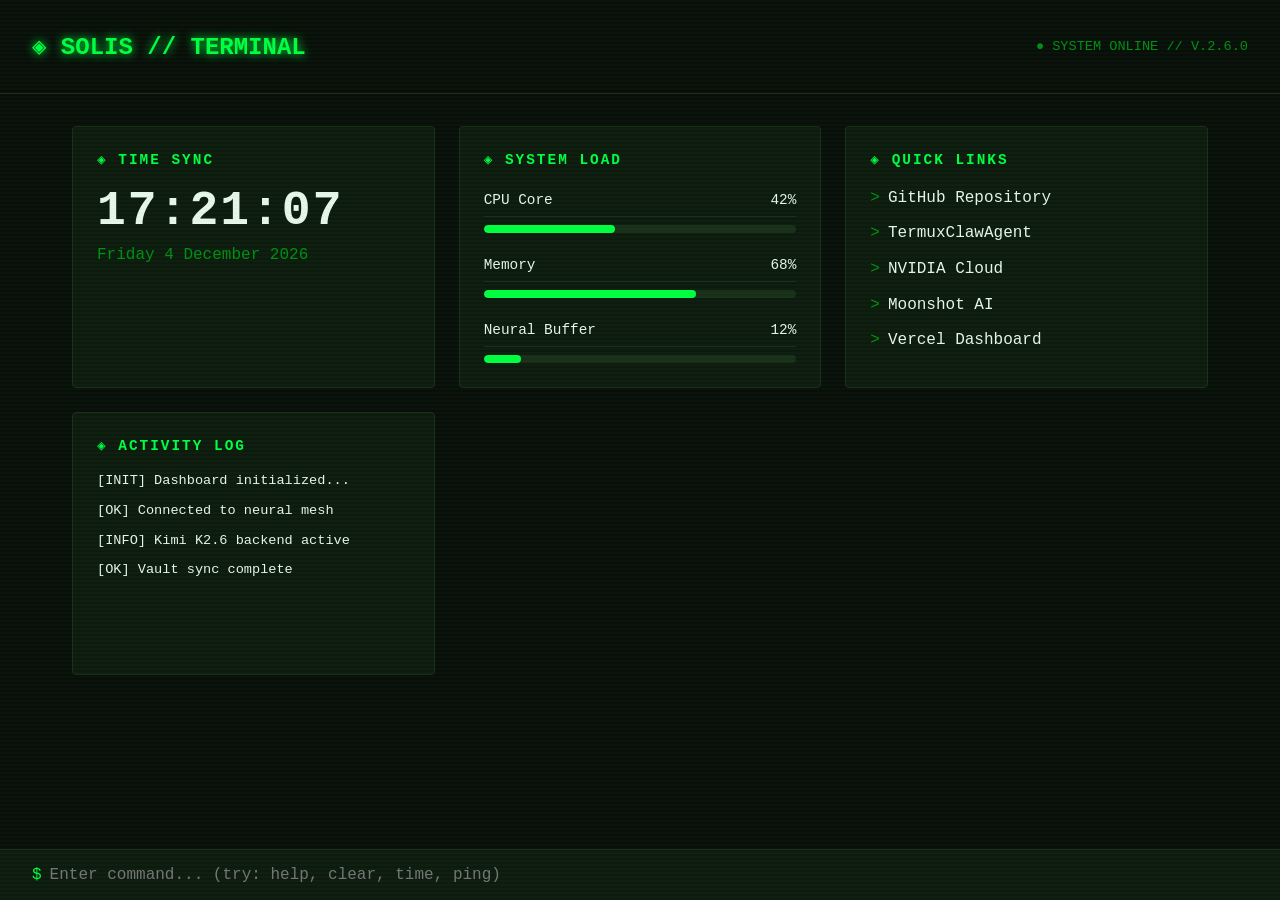
<file: vault/Projects/solis-dashboard/index.html>
<!DOCTYPE html>
<html lang="en">
<head>
    <meta charset="UTF-8">
    <meta name="viewport" content="width=device-width, initial-scale=1.0">
    <title>Solis // Terminal Dashboard</title>
    <style>
        :root {
            --bg: #0a0e0a;
            --fg: #e8f5e9;
            --accent: #00ff41;
            --accent-dim: #008f11;
            --panel: #0f1a0f;
            --border: #1a2e1a;
        }
        * { margin: 0; padding: 0; box-sizing: border-box; }
        body {
            background: var(--bg);
            color: var(--fg);
            font-family: 'Courier New', Courier, monospace;
            min-height: 100vh;
            overflow-x: hidden;
        }
        .scanline {
            position: fixed;
            top: 0; left: 0; width: 100%; height: 100%;
            background: repeating-linear-gradient(
                0deg, transparent, transparent 2px, rgba(0,255,65,0.03) 2px, rgba(0,255,65,0.03) 4px
            );
            pointer-events: none;
            z-index: 1000;
        }
        header {
            padding: 2rem;
            border-bottom: 1px solid var(--border);
            display: flex;
            justify-content: space-between;
            align-items: center;
        }
        .logo {
            font-size: 1.5rem;
            font-weight: bold;
            color: var(--accent);
            text-shadow: 0 0 10px var(--accent);
        }
        .status {
            font-size: 0.85rem;
            color: var(--accent-dim);
        }
        .container {
            max-width: 1200px;
            margin: 0 auto;
            padding: 2rem;
            display: grid;
            grid-template-columns: repeat(auto-fit, minmax(300px, 1fr));
            gap: 1.5rem;
        }
        .panel {
            background: var(--panel);
            border: 1px solid var(--border);
            border-radius: 4px;
            padding: 1.5rem;
            position: relative;
            overflow: hidden;
            transition: border-color 0.3s;
        }
        .panel:hover {
            border-color: var(--accent-dim);
            box-shadow: 0 0 15px rgba(0,255,65,0.1);
        }
        .panel h2 {
            color: var(--accent);
            font-size: 0.9rem;
            text-transform: uppercase;
            letter-spacing: 2px;
            margin-bottom: 1rem;
            display: flex;
            align-items: center;
            gap: 0.5rem;
        }
        .clock {
            font-size: 3rem;
            font-weight: bold;
            letter-spacing: 2px;
        }
        .date {
            font-size: 1rem;
            color: var(--accent-dim);
            margin-top: 0.5rem;
        }
        .uptime-item {
            display: flex;
            justify-content: space-between;
            padding: 0.5rem 0;
            border-bottom: 1px solid var(--border);
            font-size: 0.9rem;
        }
        .uptime-item:last-child { border-bottom: none; }
        .bar { width: 100%; height: 8px; background: var(--border); border-radius: 4px; margin-top: 0.5rem; overflow: hidden; }
        .bar-fill { height: 100%; background: var(--accent); border-radius: 4px; transition: width 1s ease; }
        .links { list-style: none; }
        .links li { margin: 0.5rem 0; }
        .links a {
            color: var(--fg);
            text-decoration: none;
            display: flex;
            align-items: center;
            gap: 0.5rem;
            padding: 0.3rem 0;
            transition: color 0.2s;
        }
        .links a:hover { color: var(--accent); }
        .links a::before {
            content: '>';
            color: var(--accent-dim);
        }
        .log {
            font-size: 0.85rem;
            line-height: 1.6;
            height: 180px;
            overflow-y: auto;
        }
        .log-entry {
            margin-bottom: 0.5rem;
            opacity: 0;
            animation: fadeIn 0.5s forwards;
        }
        @keyframes fadeIn { to { opacity: 1; } }
        .prompt {
            position: fixed;
            bottom: 0; left: 0; right: 0;
            background: var(--panel);
            border-top: 1px solid var(--border);
            padding: 1rem 2rem;
            display: flex;
            align-items: center;
            gap: 0.5rem;
            z-index: 100;
        }
        .prompt-label { color: var(--accent); }
        .prompt-input {
            background: transparent;
            border: none;
            color: var(--fg);
            font-family: inherit;
            font-size: 1rem;
            flex: 1;
            outline: none;
        }
        footer {
            text-align: center;
            padding: 2rem;
            font-size: 0.8rem;
            color: var(--accent-dim);
        }
    </style>
</head>
<body>
    <div class="scanline"></div>
    
    <header>
        <div class="logo">◈ SOLIS // TERMINAL</div>
        <div class="status">● SYSTEM ONLINE // V.2.6.0</div>
    </header>
    
    <div class="container">
        <div class="panel">
            <h2>◈ Time Sync</h2>
            <div class="clock" id="clock">00:00:00</div>
            <div class="date" id="date">--</div>
        </div>
        
        <div class="panel">
            <h2>◈ System Load</h2>
            <div class="uptime-item">
                <span>CPU Core</span>
                <span id="cpu-val">42%</span>
            </div>
            <div class="bar"><div class="bar-fill" id="cpu-bar" style="width:42%"></div></div>
            
            <div class="uptime-item" style="margin-top:1rem">
                <span>Memory</span>
                <span id="mem-val">68%</span>
            </div>
            <div class="bar"><div class="bar-fill" id="mem-bar" style="width:68%"></div></div>
            
            <div class="uptime-item" style="margin-top:1rem">
                <span>Neural Buffer</span>
                <span id="net-val">12%</span>
            </div>
            <div class="bar"><div class="bar-fill" id="net-bar" style="width:12%"></div></div>
        </div>
        
        <div class="panel">
            <h2>◈ Quick Links</h2>
            <ul class="links">
                <li><a href="https://github.com" target="_blank">GitHub Repository</a></li>
                <li><a href="https://termuxclawagent.vercel.app" target="_blank">TermuxClawAgent</a></li>
                <li><a href="https://nvidia.com" target="_blank">NVIDIA Cloud</a></li>
                <li><a href="https://moonshot.cn" target="_blank">Moonshot AI</a></li>
                <li><a href="https://vercel.com" target="_blank">Vercel Dashboard</a></li>
            </ul>
        </div>
        
        <div class="panel">
            <h2>◈ Activity Log</h2>
            <div class="log" id="log">
                <div class="log-entry">[INIT] Dashboard initialized...</div>
                <div class="log-entry">[OK] Connected to neural mesh</div>
                <div class="log-entry">[INFO] Kimi K2.6 backend active</div>
                <div class="log-entry">[OK] Vault sync complete</div>
            </div>
        </div>
    </div>
    
    <div class="prompt">
        <span class="prompt-label">$</span>
        <input type="text" class="prompt-input" placeholder="Enter command... (try: help, clear, time, ping)" id="cmdInput">
    </div>
    
    <script>
        function updateClock() {
            const now = new Date();
            document.getElementById('clock').textContent = now.toLocaleTimeString('en-GB');
            document.getElementById('date').textContent = now.toLocaleDateString('en-GB', { 
                weekday: 'long', year: 'numeric', month: 'long', day: 'numeric' 
            });
        }
        setInterval(updateClock, 1000);
        updateClock();
        
        function updateStats() {
            const cpu = Math.floor(30 + Math.random() * 30);
            const mem = Math.floor(50 + Math.random() * 20);
            const net = Math.floor(5 + Math.random() * 15);
            document.getElementById('cpu-val').textContent = cpu + '%';
            document.getElementById('cpu-bar').style.width = cpu + '%';
            document.getElementById('mem-val').textContent = mem + '%';
            document.getElementById('mem-bar').style.width = mem + '%';
            document.getElementById('net-val').textContent = net + '%';
            document.getElementById('net-bar').style.width = net + '%';
        }
        setInterval(updateStats, 3000);
        
        function addLog(msg) {
            const log = document.getElementById('log');
            const entry = document.createElement('div');
            entry.className = 'log-entry';
            entry.textContent = msg;
            log.appendChild(entry);
            log.scrollTop = log.scrollHeight;
        }
        
        const input = document.getElementById('cmdInput');
        input.addEventListener('keydown', (e) => {
            if (e.key === 'Enter') {
                const cmd = input.value.trim().toLowerCase();
                if (!cmd) return;
                addLog('> ' + cmd);
                if (cmd === 'help') {
                    addLog('[INFO] Available: help, clear, time, ping, date, reboot');
                } else if (cmd === 'clear') {
                    document.getElementById('log').innerHTML = '';
                } else if (cmd === 'time') {
                    addLog('[TIME] ' + new Date().toLocaleTimeString());
                } else if (cmd === 'date') {
                    addLog('[DATE] ' + new Date().toLocaleDateString());
                } else if (cmd === 'ping') {
                    addLog('[PONG] 2ms // Mesh latency nominal');
                } else if (cmd === 'reboot') {
                    addLog('[WARN] Reboot sequence initiated...');
                    setTimeout(() => location.reload(), 1000);
                } else {
                    addLog('[ERR] Unknown command: ' + cmd);
                }
                input.value = '';
            }
        });
    </script>
</body>
</html>
</file>
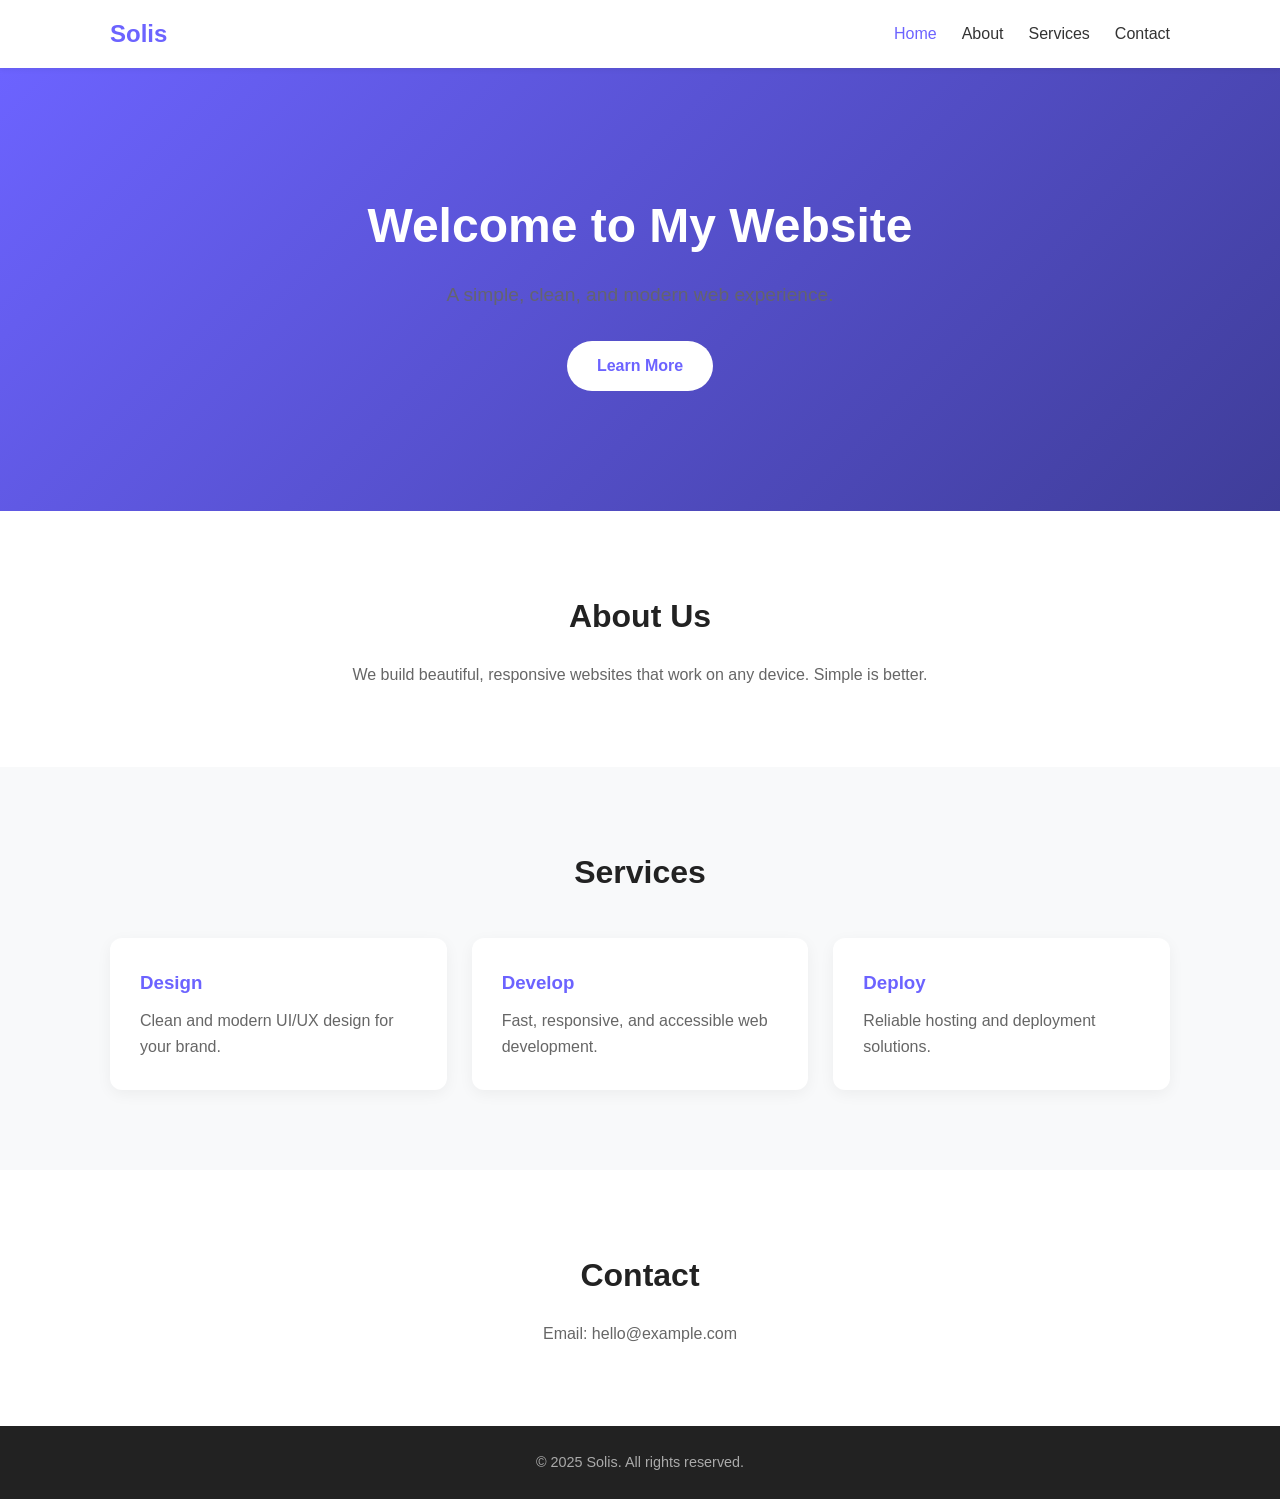
<file: vault/Websites/simple-website/index.html>
<!DOCTYPE html>
<html lang="en">
<head>
    <meta charset="UTF-8">
    <meta name="viewport" content="width=device-width, initial-scale=1.0">
    <title>My Simple Website</title>
    <link rel="stylesheet" href="style.css">
</head>
<body>
    <nav class="navbar">
        <div class="container">
            <a href="#" class="logo">Solis</a>
            <ul class="nav-links">
                <li><a href="#home">Home</a></li>
                <li><a href="#about">About</a></li>
                <li><a href="#services">Services</a></li>
                <li><a href="#contact">Contact</a></li>
            </ul>
        </div>
    </nav>

    <section id="home" class="hero">
        <div class="container">
            <h1>Welcome to My Website</h1>
            <p>A simple, clean, and modern web experience.</p>
            <a href="#about" class="btn">Learn More</a>
        </div>
    </section>

    <section id="about" class="about">
        <div class="container">
            <h2>About Us</h2>
            <p>We build beautiful, responsive websites that work on any device. Simple is better.</p>
        </div>
    </section>

    <section id="services" class="services">
        <div class="container">
            <h2>Services</h2>
            <div class="cards">
                <div class="card">
                    <h3>Design</h3>
                    <p>Clean and modern UI/UX design for your brand.</p>
                </div>
                <div class="card">
                    <h3>Develop</h3>
                    <p>Fast, responsive, and accessible web development.</p>
                </div>
                <div class="card">
                    <h3>Deploy</h3>
                    <p>Reliable hosting and deployment solutions.</p>
                </div>
            </div>
        </div>
    </section>

    <section id="contact" class="contact">
        <div class="container">
            <h2>Contact</h2>
            <p>Email: hello@example.com</p>
        </div>
    </section>

    <footer class="footer">
        <div class="container">
            <p>&copy; 2025 Solis. All rights reserved.</p>
        </div>
    </footer>

    <script src="script.js"></script>
</body>
</html>
</file>
<file: vault/Websites/simple-website/style.css>
/* Reset & Base */
* {
    margin: 0;
    padding: 0;
    box-sizing: border-box;
}

html {
    scroll-behavior: smooth;
}

body {
    font-family: 'Segoe UI', Tahoma, Geneva, Verdana, sans-serif;
    line-height: 1.6;
    color: #333;
    background: #f8f9fa;
}

.container {
    max-width: 1100px;
    margin: 0 auto;
    padding: 0 20px;
}

/* Navbar */
.navbar {
    background: #fff;
    box-shadow: 0 2px 5px rgba(0,0,0,0.05);
    padding: 15px 0;
    position: sticky;
    top: 0;
    z-index: 1000;
}

.navbar .container {
    display: flex;
    justify-content: space-between;
    align-items: center;
}

.logo {
    font-size: 1.5rem;
    font-weight: bold;
    color: #6c63ff;
    text-decoration: none;
}

.nav-links {
    list-style: none;
    display: flex;
    gap: 25px;
}

.nav-links a {
    text-decoration: none;
    color: #333;
    font-weight: 500;
    transition: color 0.3s;
}

.nav-links a:hover {
    color: #6c63ff;
}

/* Hero */
.hero {
    background: linear-gradient(135deg, #6c63ff, #3f3d99);
    color: #fff;
    padding: 120px 0;
    text-align: center;
}

.hero h1 {
    font-size: 3rem;
    margin-bottom: 15px;
}

.hero p {
    font-size: 1.2rem;
    margin-bottom: 30px;
    opacity: 0.9;
}

.btn {
    display: inline-block;
    padding: 12px 30px;
    background: #fff;
    color: #6c63ff;
    text-decoration: none;
    border-radius: 30px;
    font-weight: bold;
    transition: transform 0.3s, box-shadow 0.3s;
}

.btn:hover {
    transform: translateY(-2px);
    box-shadow: 0 10px 20px rgba(0,0,0,0.15);
}

/* Sections */
section {
    padding: 80px 0;
    text-align: center;
}

section h2 {
    font-size: 2rem;
    margin-bottom: 20px;
    color: #222;
}

section p {
    max-width: 600px;
    margin: 0 auto;
    color: #666;
}

/* About & Contact */
.about, .contact {
    background: #fff;
}

/* Services */
.services {
    background: #f8f9fa;
}

.cards {
    display: grid;
    grid-template-columns: repeat(auto-fit, minmax(250px, 1fr));
    gap: 25px;
    margin-top: 40px;
    text-align: left;
}

.card {
    background: #fff;
    padding: 30px;
    border-radius: 12px;
    box-shadow: 0 4px 15px rgba(0,0,0,0.05);
    transition: transform 0.3s, box-shadow 0.3s;
}

.card:hover {
    transform: translateY(-5px);
    box-shadow: 0 10px 25px rgba(0,0,0,0.1);
}

.card h3 {
    color: #6c63ff;
    margin-bottom: 10px;
}

/* Footer */
.footer {
    background: #222;
    color: #aaa;
    text-align: center;
    padding: 25px 0;
    font-size: 0.9rem;
}

/* Responsive */
@media (max-width: 600px) {
    .hero h1 {
        font-size: 2rem;
    }
    .nav-links {
        gap: 15px;
    }
    .cards {
        grid-template-columns: 1fr;
    }
}
</file>
